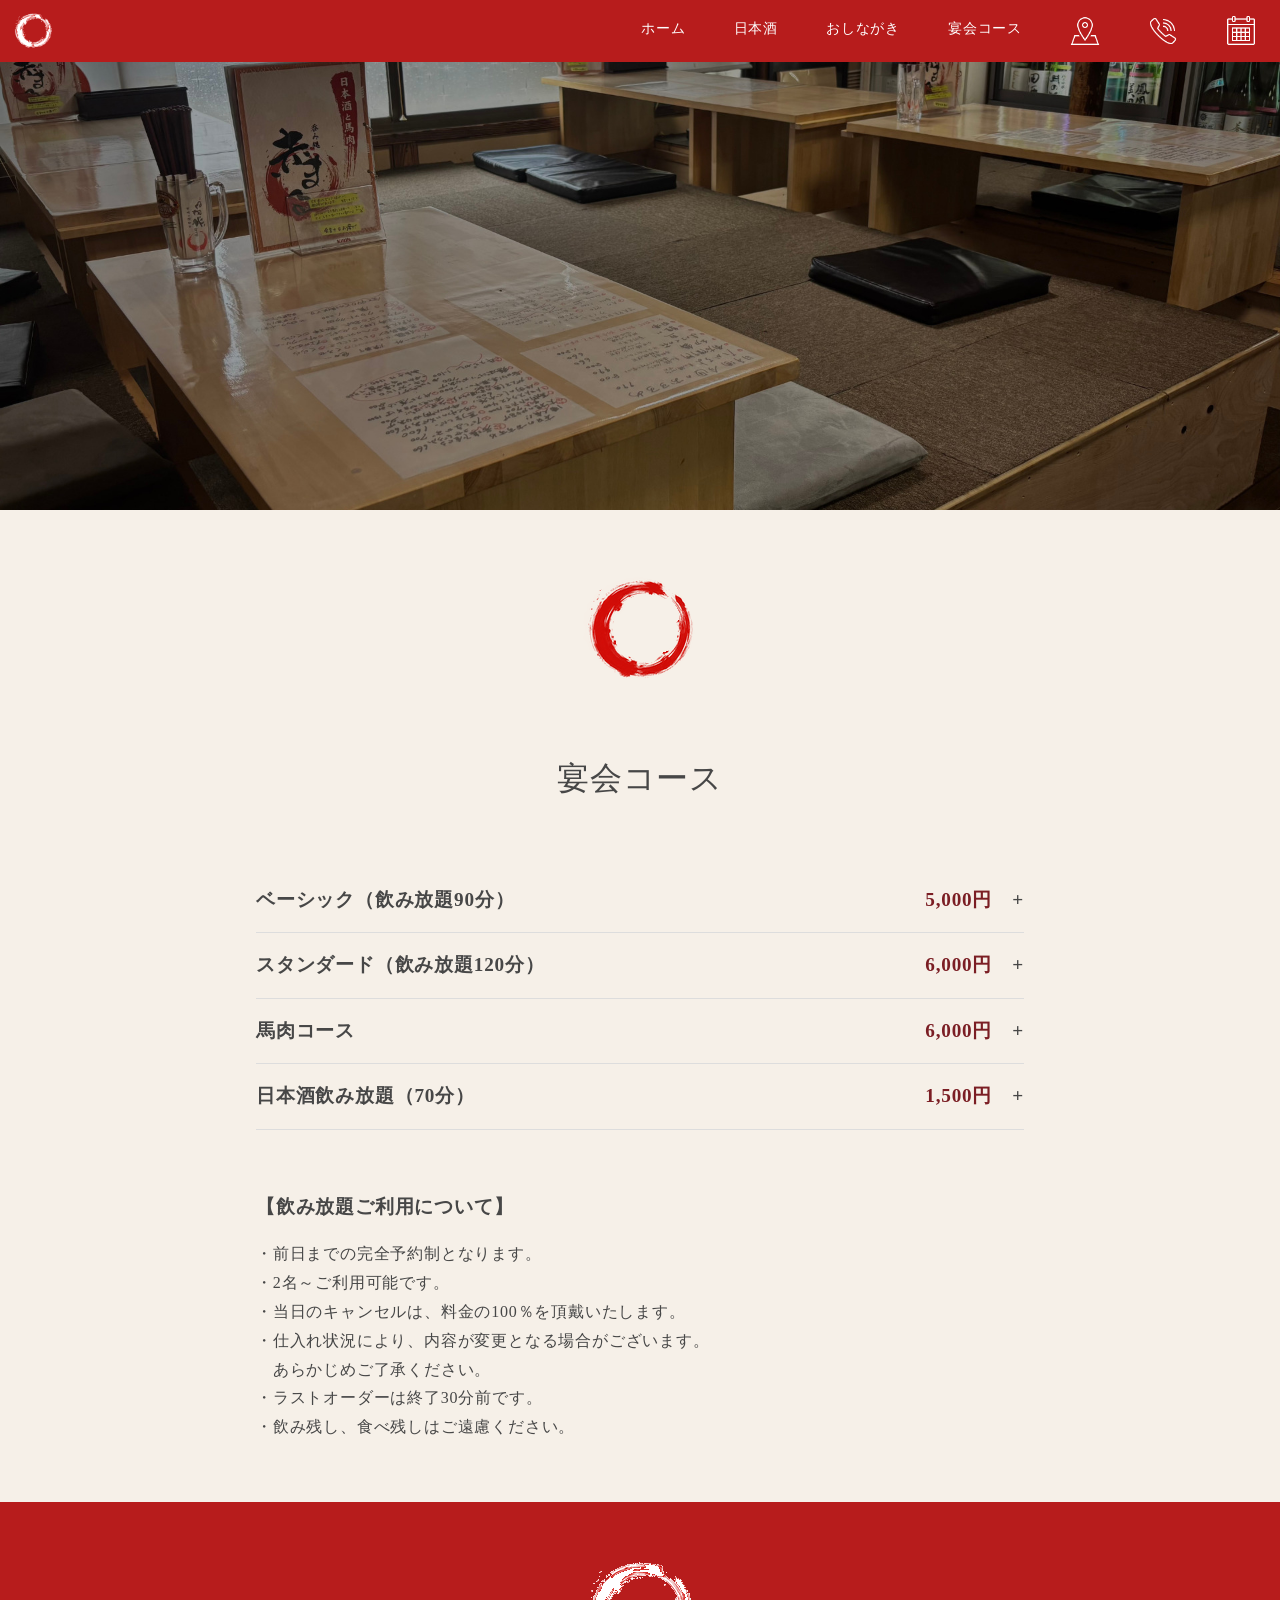
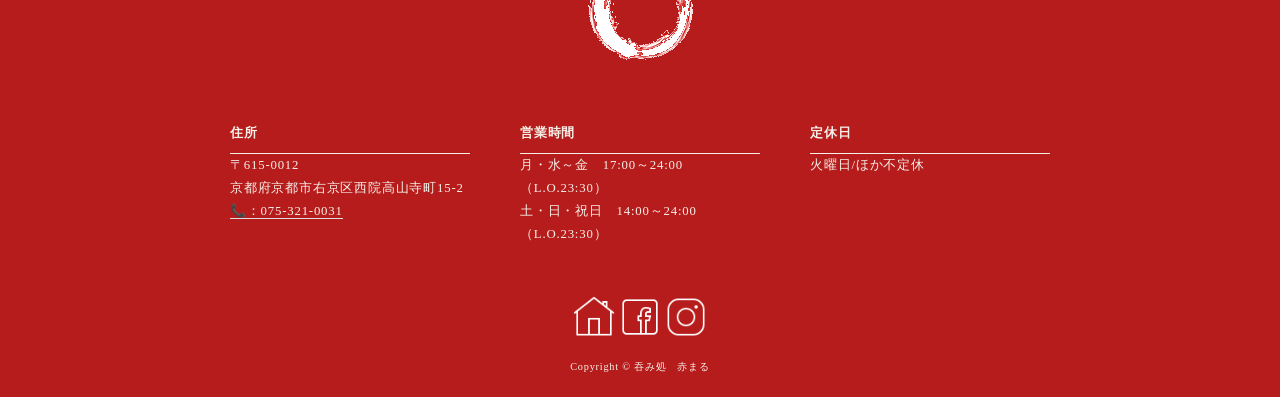
<file: party.html>
<!DOCTYPE html>
<html lang="ja">
<head>
<meta charset="UTF-8" >
<meta name="viewport" content="width=device-width, initial-scale=1.0">
<title>呑み処　赤まる　京都西院居酒屋</title>
<link rel="icon" href="images/icon.png">
<link rel="stylesheet" href="reset.css">
<link rel="stylesheet" href="style.css">
<link rel="stylesheet" href="mobile.css">
</head>
<body>
<header>
 <div class="headerWrap">
    <h1 class="logo">
        <a href="index.html"><img src="images/icon3.png" alt="logo"></a>
    </h1>
        <nav class="gNav">
            <ul class="headerNav">
                <li><a href="index.html#home">
                    <span class="navText">ホーム</span>
                    <img class="homeIcon" src="images/icon_home.png" alt="ホーム">
                </a></li>
                <li><a href="sake.html">
                    <span class="navText">日本酒</span>
                    <img class="navIcon" src="images/icon_sake.png" alt="日本酒">
                </a></li>
                <li><a href="drink.html">
                    <span class="navText">おしながき</span>
                    <img class="navIcon" src="images/icon_menu.png" alt="おしながき">
                </a></li>
                <li><a href="party.html">
                    <span class="navText">宴会コース</span>
                    <img class="navIcon" src="images/icon_party.png" alt="宴会コース">
                </a></li>
                <li><a href="index.html#access"><img src="images/icon_address.png" alt="マップアイコン"></a></li>
                <li><a href="tel:0753210031"><img src="images/icon_phone.png" alt="電話アイコン"></a></li>
                <li><a href="https://r.gnavi.co.jp/agg4ncz30000/" target="_blank" rel="noopener noreferrer"><img src="images/icon_carender.png" alt="カレンダーアイコン"></a></li>
            </ul>
        </nav>
 </div>
</header>

<main>
<section class="subhero partyhero">
</section>

<img src="images/icon.png" alt="赤丸マーク">

<section class="menu">
    <h2 class="sectionTitle">宴会コース</h2>

    <div class="partymenu">

        <details>
            <summary>ベーシック（飲み放題90分）<span class="price">5,000円</span></summary>
            <ul>
                <li>枝豆</li>
                <li>赤まるサラダ</li>
                <li>大根のから揚げ</li>
                <li>厚切りベーコン</li>
                <li>岩塩で食べる地どうふ</li>
                <li>大きなヒレカツ</li>
                <li>刺身の盛り合わせ</li>
            </ul>

        </details>

        <details>
            <summary>スタンダード（飲み放題120分）<span class="price">6,000円</span></summary>
            <ul>
                <li>枝豆</li>
                <li>赤まるサラダ</li>
                <li>鶏のから揚げ</li>
                <li>ハーブウインナー</li>
                <li>岩塩で食べる地どうふ</li>
                <li>ポテトフライ</li>
                <li>馬刺しの盛り合わせ</li>
            </ul>
        </details>

        <details>
            <summary>馬肉コース　<span class="price">6,000円</span></summary>
            <ul>
                <li>赤まるサラダ</li>
                <li>岩塩で食べる地豆腐</li>
                <li>馬スジの煮込み</li>
                <li>大根のから揚げ</li>
                <li>馬刺しの盛り合わせ</li>
                <li>馬焼肉盛り合わせ</li>
                <li>※＋1,500円で、飲み放題90分の追加が可能です。</li>
            </ul>
        </details>


        <details>
            <summary>日本酒飲み放題（70分）　<span class="price partyprice">1,500円</span></summary>
            <ul>
                <li>・1名～ご利用可能</li>
                <li>・月、水、木のみ</li>
                <li>・17：00～20：00まで開催（ご予約最終受付時間19：30）</li>
                <li>・飲み放題70分、お席90分</li>
                <li>・銘柄は当店より指定</li>
                <li>・新政はお一人様1杯まで</li>
                <li>※他コースとの併用は不可</li>
                <li></li>
                <li></li>
            </ul>
        </details>
    </div>
</section>
<section class="partyatention">
     <div class="atention">
        <ul>
            <p>【飲み放題ご利用について】</p>
            <li>・前日までの完全予約制となります。</li>
            <li>・2名～ご利用可能です。</li>
            <li>・当日のキャンセルは、料金の100％を頂戴いたします。</li>
            <li>・仕入れ状況により、内容が変更となる場合がございます。<br>　あらかじめご了承ください。</li>
            <li>・ラストオーダーは終了30分前です。</li>
            <li>・飲み残し、食べ残しはご遠慮ください。</li>
            <p></p>
        </ul>
    </div>
</section>
</main>

<footer>
    <div class="innerWrap">
    <p>
        <a href="index.html"><img src="images/icon3.png" alt="logo"></a>
    </p>
    <div class="footerInfo">
        <dl>
        <dt>住所</dt>
        <dd>
            〒615-0012<br>
            京都府京都市右京区西院高山寺町15-2<br>
            <a href="tel:0753210031"  class="tel-link">
                📞：075-321-0031
            </a>
        </dd>
        </dl>

        <dl>
        <dt>営業時間</dt>
        <dd>
             月・水～金　17:00～24:00（L.O.23:30）<br>
             土・日・祝日　14:00～24:00（L.O.23:30）
        </dd>
        </dl>

        <dl>
        <dt>定休日</dt>
        <dd>
            火曜日/ほか不定休
        </dd>
        </dl>
    </div>
    <div class="snsIcon">
        <p>
            <a href="index.html">
                <img src="images/icon_home.png" alt="ホーム">
            </a>
            <a href="https://www.facebook.com/p/%E5%91%91%E3%81%BF%E5%87%A6-%E8%B5%A4%E3%81%BE%E3%82%8B-100063479562793/" target="_blank" rel="noopener noreferrer" >
                <img src="images/icon_fb.png" alt="facebook">
            </a>
            <a href="https://www.instagram.com/koma341015/" target="_blank" rel="noopener noreferrer" >
                <img src="images/icon_ig.png" alt="instagram">
            </a>
        </p>
        </div>
        <small>Copyright © 吞み処　赤まる</small>
    </div>

</footer>

</body>

</html>
</file>
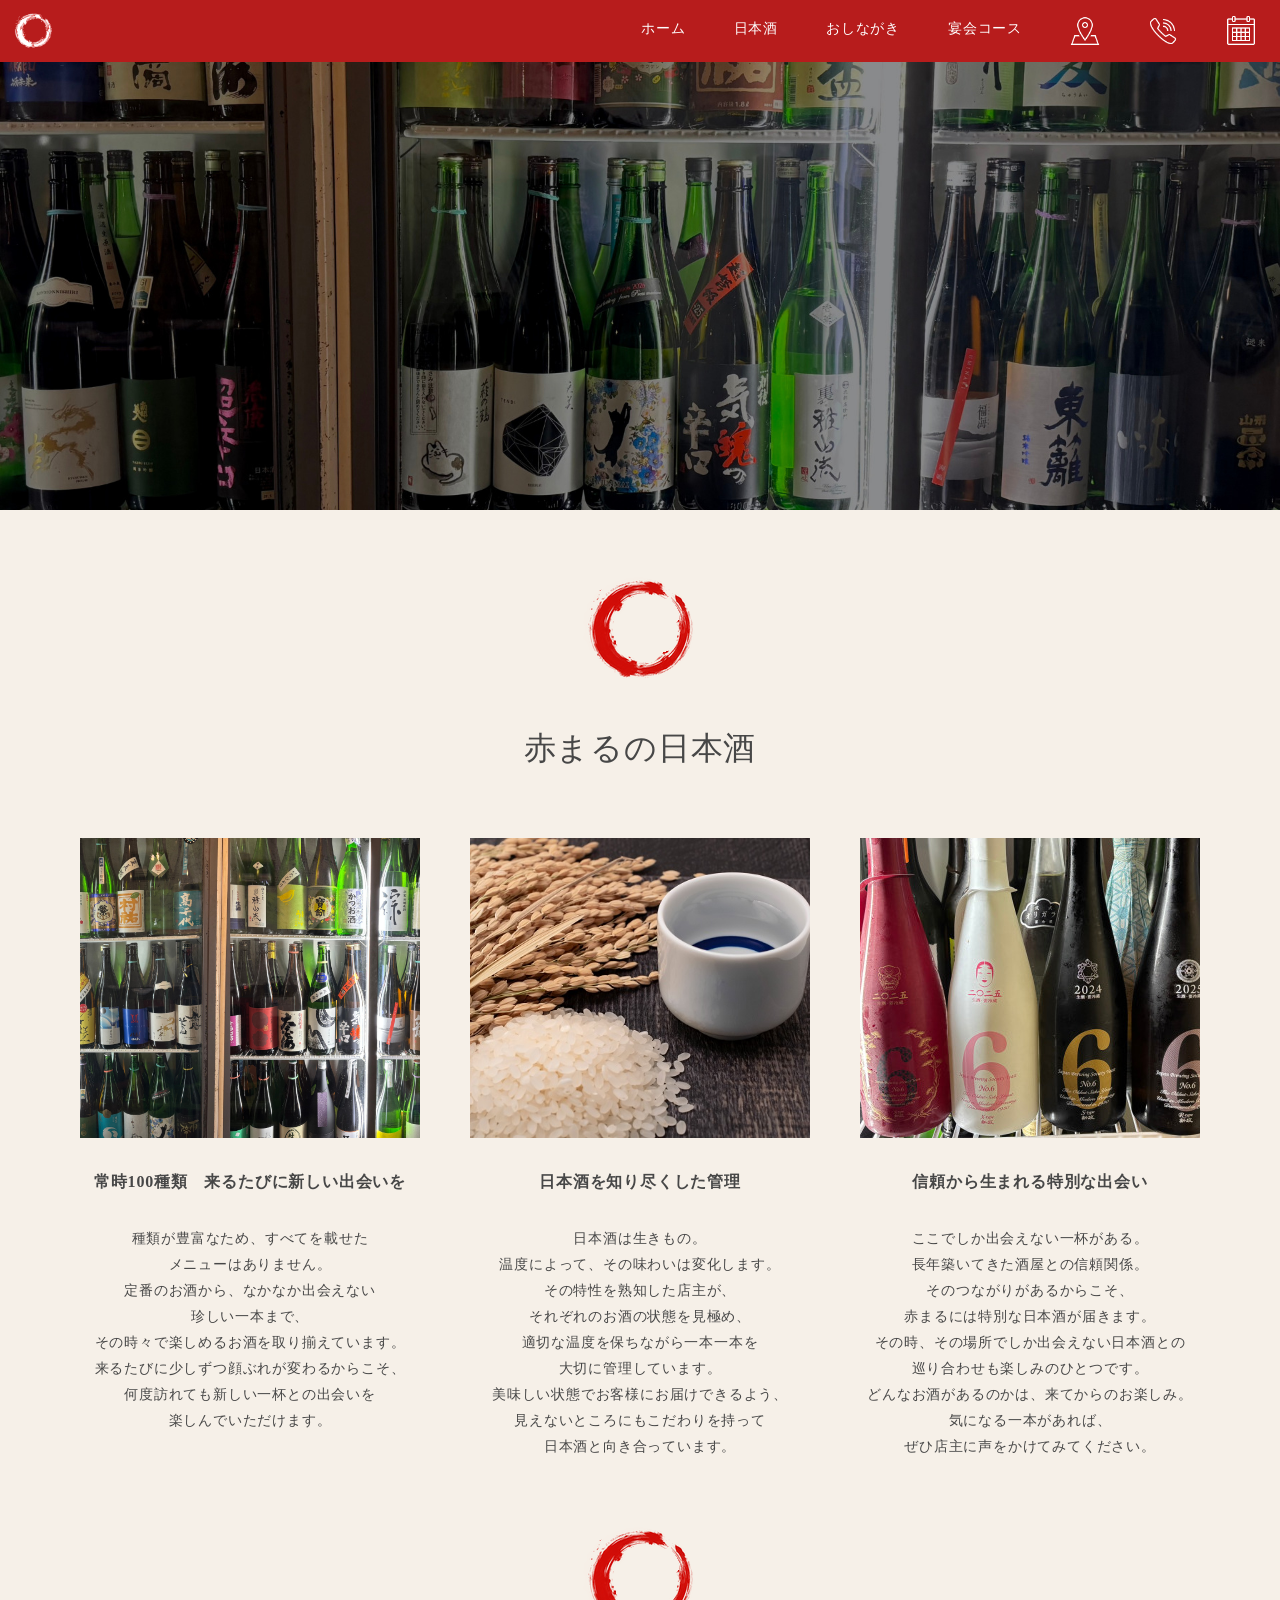
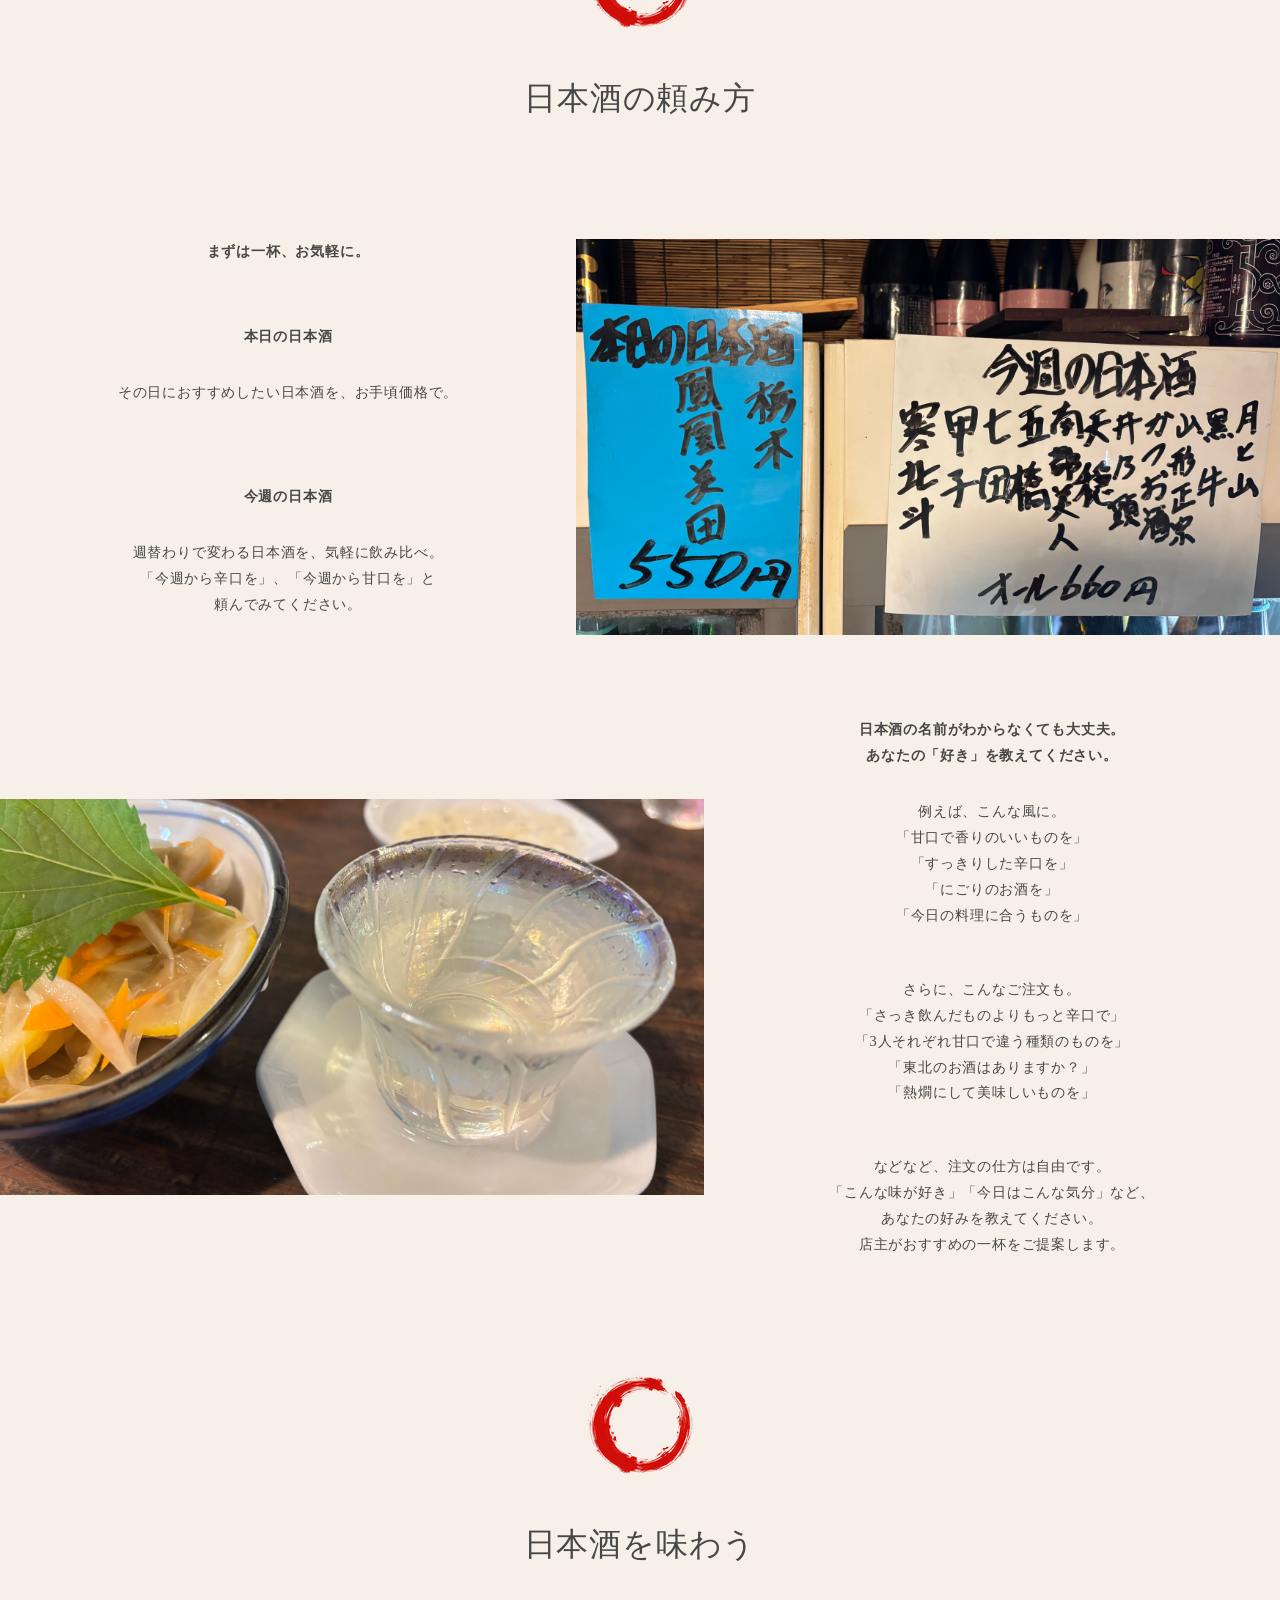
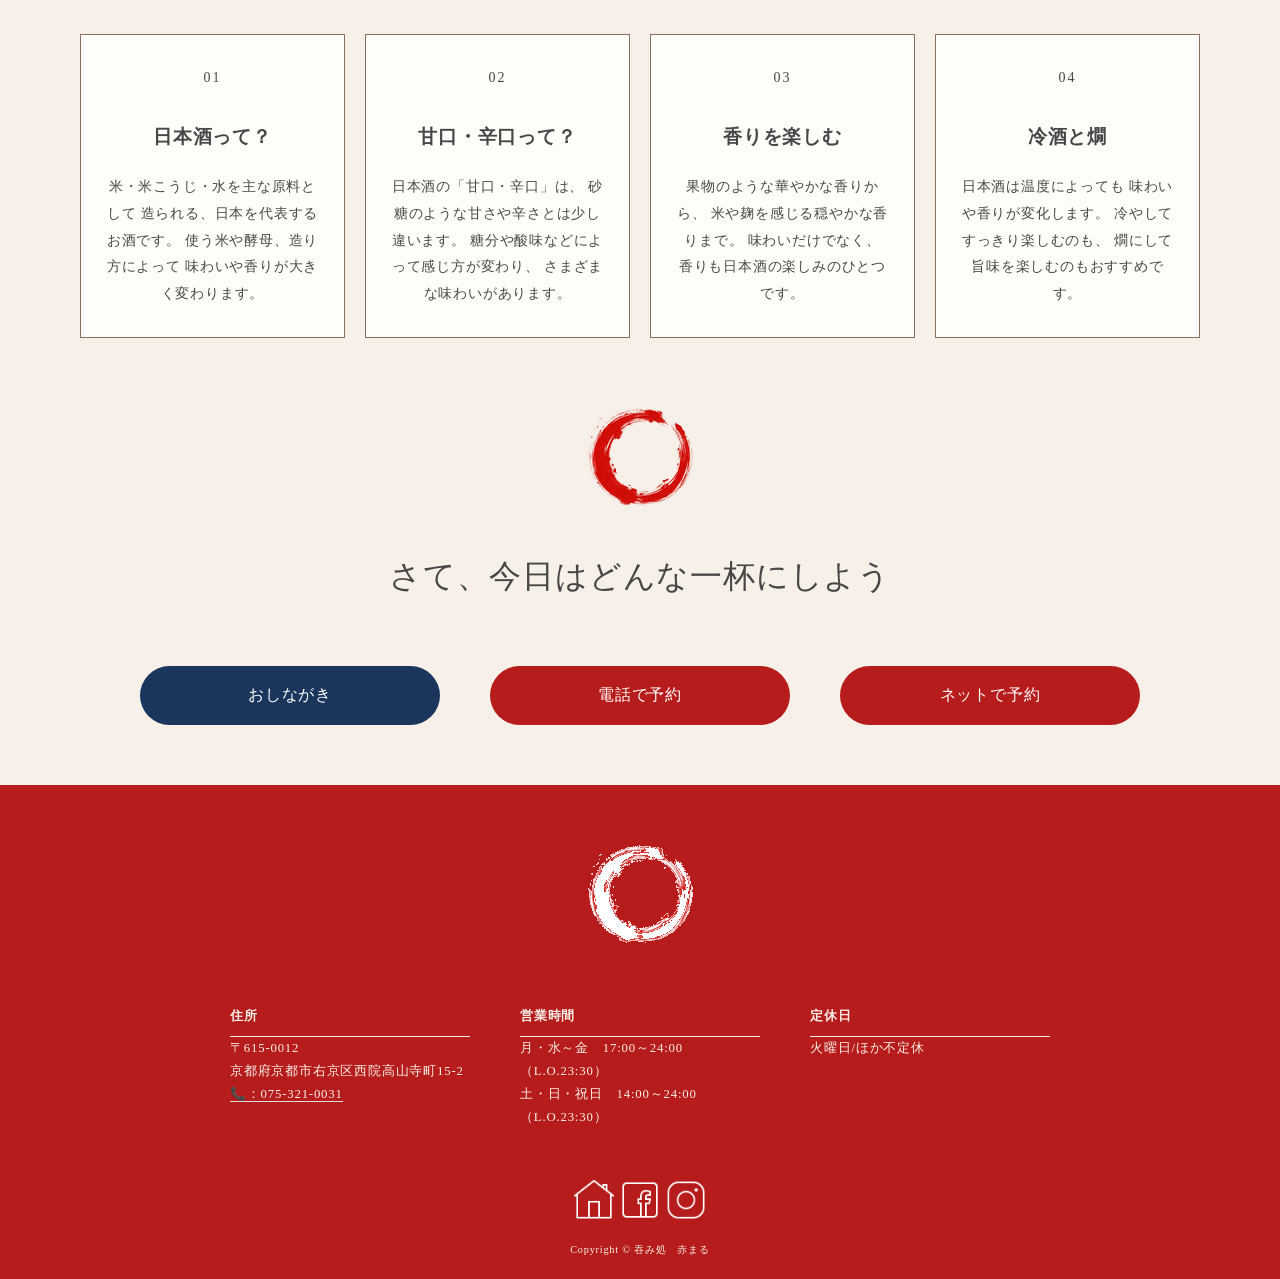
<file: sake.html>
<!DOCTYPE html>
<html lang="ja">
<head>
<meta charset="UTF-8" >
<meta name="viewport" content="width=device-width, initial-scale=1.0">
<title>呑み処　赤まる　京都西院居酒屋</title>
<link rel="icon" href="images/icon.png">
<link rel="stylesheet" href="reset.css">
<link rel="stylesheet" href="style.css">
<link rel="stylesheet" href="mobile.css">

</head>

<body>
<header>
 <div class="headerWrap">
    <h1 class="logo">
        <a href="index.html"><img src="images/icon3.png" alt="logo"></a>
    </h1>
        <nav class="gNav">
             <ul class="headerNav">
                <li><a href="index.html#home">
                    <span class="navText">ホーム</span>
                    <img class="homeIcon" src="images/icon_home.png" alt="ホーム">
                </a></li>
                <li><a href="sake.html">
                    <span class="navText">日本酒</span>
                    <img class="navIcon" src="images/icon_sake.png" alt="日本酒">
                </a></li>
                <li><a href="drink.html">
                    <span class="navText">おしながき</span>
                    <img class="navIcon" src="images/icon_menu.png" alt="おしながき">
                </a></li>
                <li><a href="party.html">
                    <span class="navText">宴会コース</span>
                    <img class="navIcon" src="images/icon_party.png" alt="宴会コース">
                </a></li>
                <li><a href="index.html#access"><img src="images/icon_address.png" alt="マップアイコン"></a></li>
                <li><a href="tel:0753210031"><img src="images/icon_phone.png" alt="電話アイコン"></a></li>
                <li><a href="https://r.gnavi.co.jp/agg4ncz30000/" target="_blank" rel="noopener noreferrer"><img src="images/icon_carender.png" alt="カレンダーアイコン"></a></li>
            </ul>
        </nav>
 </div>

</header>
<main>
<section class="subhero sakehero">

</section>

<img src="images/icon.png" alt="赤丸マーク">

 <section class="akamaruSake">
    <div class="innerWrap">
        <h2 class="sectionTitle">赤まるの日本酒</h2>
        <div class="sakeWrap">
        <article class="akamaruCard">
            <img src="images/sake301.jpg" alt="日本酒が並んでる写真">
            <h3>常時100種類　来るたびに新しい出会いを</h3>
            <div class="sakeText">
            <p>
                種類が豊富なため、すべてを載せた<br>
                メニューはありません。<br>
                定番のお酒から、なかなか出会えない<br>
                珍しい一本まで、<br>
                その時々で楽しめるお酒を取り揃えています。<br>
                来るたびに少しずつ顔ぶれが変わるからこそ、<br>
                何度訪れても新しい一杯との出会いを<br>
                楽しんでいただけます。
            </p>
            </div>

        </article>

        <article class="akamaruCard">
            <img src="images/sake302.jpg" alt="お米の写真">
            <h3>日本酒を知り尽くした管理</h3>
            <div class="sakeText">
            <p>
                日本酒は生きもの。<br>
                温度によって、その味わいは変化します。<br>
                その特性を熟知した店主が、<br>
                それぞれのお酒の状態を見極め、<br>
                適切な温度を保ちながら一本一本を<br>
                大切に管理しています。<br>
                美味しい状態でお客様にお届けできるよう、<br>
                見えないところにもこだわりを持って<br>
                日本酒と向き合っています。
            </p>
            </div>

            </article>

        <article class="akamaruCard">
            <img src="images/sake303.jpg" alt="日本酒ナンバーシックスの写真">
            <h3>信頼から生まれる特別な出会い</h3>
            <div class="sakeText">
            <p>
                ここでしか出会えない一杯がある。<br>
                長年築いてきた酒屋との信頼関係。<br>
                そのつながりがあるからこそ、<br>
                赤まるには特別な日本酒が届きます。<br>
                その時、その場所でしか出会えない日本酒との<br>
                巡り合わせも楽しみのひとつです。<br>
                どんなお酒があるのかは、来てからのお楽しみ。<br>
                気になる一本があれば、<br>
                ぜひ店主に声をかけてみてください。<br>
            </p>
            </div>

        </article>
       </div>

    </div>

    </section>


<img src="images/icon.png" alt="赤丸マーク">

<section class="order">

    <h2 class="sectionTitle">日本酒の頼み方</h2>
    <div class="orderItem reverseMobile">

        <article class="orderText">
            <h3>まずは一杯、お気軽に。</h3>

            <h3>本日の日本酒</h3>
            <p>
                その日におすすめしたい日本酒を、お手頃価格で。
            </p>

            <h3>今週の日本酒</h3>

            <p>
                週替わりで変わる日本酒を、気軽に飲み比べ。<br>
                「今週から辛口を」、「今週から甘口を」と<br>
                頼んでみてください。
            </p>
        </article>

        <article class="orderImg">
            <img src="images/saketoday.jpg" alt="日本酒メニューの写真">
        </article>
    </div>

    <div class="orderItem">

        <article class="orderImg">
            <img src="images/sake.jpg" alt="日本酒の写真">
        </article>

        <article class="orderText">
           <h3>
            日本酒の名前がわからなくても大丈夫。<br>
            あなたの「好き」を教えてください。
        </h3>

        <p>
            例えば、こんな風に。<br>
            「甘口で香りのいいものを」<br>
            「すっきりした辛口を」<br>
            「にごりのお酒を」<br>
            「今日の料理に合うものを」<br>
        </p>
        <p>
            さらに、こんなご注文も。<br>
            「さっき飲んだものよりもっと辛口で」<br>
            「3人それぞれ甘口で違う種類のものを」<br>
            「東北のお酒はありますか？」<br>
            「熱燗にして美味しいものを」<br>
        </p>

        <p>
            などなど、注文の仕方は自由です。<br>
            「こんな味が好き」「今日はこんな気分」など、<br>
            あなたの好みを教えてください。<br>
            店主がおすすめの一杯をご提案します。
        </p>

        </article>

    </div>
</section>

<img src="images/icon.png" alt="赤丸マーク">

<section>
    <div class="innerWrap">
    <h2 class="sectionTitle">日本酒を味わう</h2>

    <div class="sakeCards">

        <article class="sakeCard">
            <span class="cardNumber">01</span>
            <h3>日本酒って？</h3>
            <p>
                米・米こうじ・水を主な原料として
                造られる、日本を代表するお酒です。
                使う米や酵母、造り方によって
                味わいや香りが大きく変わります。
            </p>
        </article>

        <article class="sakeCard">
            <span class="cardNumber">02</span>
            <h3>甘口・辛口って？</h3>
            <p>
                日本酒の「甘口・辛口」は、
                砂糖のような甘さや辛さとは少し違います。
                糖分や酸味などによって感じ方が変わり、
                さまざまな味わいがあります。
            </p>
        </article>

        <article class="sakeCard">
            <span class="cardNumber">03</span>
            <h3>香りを楽しむ</h3>
            <p>
                果物のような華やかな香りから、
                米や麹を感じる穏やかな香りまで。
                味わいだけでなく、
                香りも日本酒の楽しみのひとつです。
            </p>
        </article>

        <article class="sakeCard">
            <span class="cardNumber">04</span>
            <h3>冷酒と燗</h3>
            <p>
                日本酒は温度によっても
                味わいや香りが変化します。
                冷やしてすっきり楽しむのも、
                燗にして旨味を楽しむのもおすすめです。
            </p>
        </article>
    </div>

    </div>
</section>

<img src="images/icon.png" alt="赤丸マーク">

<section>
    <div class="innerWrap">
    <h2 class="sectionTitle">さて、今日はどんな一杯にしよう</h2>

    <div class="bookingBtn">

        <a href="drink.html" class="btn">
            おしながき
        </a>

        <a href="tel:0753210031" class="btn btnReserve">
            電話で予約
        </a>

        <a href="https://r.gnavi.co.jp/agg4ncz30000/" target="_blank" rel="noopener noreferrer" class="btn btnReserve">
            ネットで予約
        </a>
    </div>
    </div>
</section>

</main>

<footer>
    <div class="innerWrap">
    <p>
        <a href="index.html"><img src="images/icon3.png" alt="logo"></a>
    </p>
    <div class="footerInfo">
        <dl>
        <dt>住所</dt>
        <dd>
            〒615-0012<br>
            京都府京都市右京区西院高山寺町15-2<br>
            <a href="tel:0753210031"  class="tel-link">
                📞：075-321-0031
            </a>
        </dd>
        </dl>

        <dl>
        <dt>営業時間</dt>
        <dd>
             月・水～金　17:00～24:00（L.O.23:30）<br>
             土・日・祝日　14:00～24:00（L.O.23:30）
        </dd>
        </dl>

        <dl>
        <dt>定休日</dt>
        <dd>
            火曜日/ほか不定休
        </dd>
        </dl>
    </div>

    <div class="snsIcon">
        <p>
            <a href="index.html">
                <img src="images/icon_home.png" alt="ホーム">
            </a>
            <a href="https://www.facebook.com/p/%E5%91%91%E3%81%BF%E5%87%A6-%E8%B5%A4%E3%81%BE%E3%82%8B-100063479562793/" target="_blank" rel="noopener noreferrer" >
                <img src="images/icon_fb.png" alt="facebook">
            </a>
            <a href="https://www.instagram.com/koma341015/" target="_blank" rel="noopener noreferrer" >
                <img src="images/icon_ig.png" alt="instagram">
            </a>
        </p>
        </div>
    <small>Copyright © 吞み処　赤まる</small>

    </div>
</footer>
</body>



</html>
</file>
<file: style.css>
body{
    min-height: 100vh;
    flex-direction: column;
    font-family:"Zen Old Mincho", serif;
    font-size:16px;
    line-height:1.8;
    letter-spacing: 0.05rem;
    color:#474747;
    background-color:#F6F0E8;
    text-align: center;
}
main{
    padding-top: 60px;
}
section{
    margin-bottom: 60px;
}
.innerWrap{
    max-width: 1200px;
    margin: 0 auto;
    padding: 0 40px;
}


/*----------------*/

header{
    position: fixed;
    top: 0;
    left: 0;
    width: 100%;
    z-index: 100;
    background-color:#B71C1C;
    backdrop-filter: blur(4px);
    color: #fff;
}
.headerWrap{
    display: flex;
    justify-content:space-between;
    align-items:center;
}
header h1 img{
    display: flex;
    text-align: left;
    height: 42px;
    margin-left: 12px ;
}

header nav ul{
    display:flex;
    justify-content: flex-end;
}
header nav li{
    font-size: 0.9rem;
    color:#fff;
    padding: 16px 24px;
}
header nav li img{
    height: 30px;
}
header nav a:hover{
    text-decoration: underline solid #fff;
}

.navIcon,
.homeIcon{
    display: none;
}
/*----------------*/

.hero{
    background-image: url(images/hero.jpg);
    background-repeat: no-repeat;
    background-size: cover;
    background-position: center;
    height: 100vh;
    display: flex;
    justify-content: center;
    align-items: center;
}

.heroLogo {
    width: 70%;
}
.heroLogo img{
    width: 100%;
    height: auto;
}


.menuBtn,
.bookingBtn,
.sakeBtn{
    display: flex;
    gap: 50px;
    justify-content: center;
}

.btn{
    width: 300px;
    text-align: center;
    background:#1A365D;
    color:#fff;
    padding:15px 35px;
    border-radius:50px;
    transition:.3s;
}
.btn:hover{
    background:#F6F0E8;
    color: #1A365D;
    border: #1A365D solid 2px;
}
/* 予約ボタンだけ */
.btnReserve{
    background:#B71C1C;
    color: #fff;
}

.btnReserve:hover{
    background:#F6F0E8;
    color: #B71C1C;
    border: #B71C1C solid 2px;
}

.sectionTitle{
    font-size: 2rem;
    text-align: center;
    padding-top: 30px;
    margin-bottom: 60px;
}

/*------------sake-----------*/

.sakeItem {
    display: flex;
    flex: 1;
    gap: 50px;
}
.sakeItem img{
    width: 100%;
    max-height: 400px;
}
.sakeItem article p{
    padding-top: 50px;
    margin-bottom: 60px;
}


/*------------menu-----------*/



/*------------photogallery-----------*/

.slider{
    width: 100%;
}
.bx-wrapper {
    width: 100%;
    height: 450px;
    margin: 0 auto;
    display: flex;
    align-items: center;
}
.slider img {
    width: 100%;
    height: 400px;
    object-fit: contain;
    display: block;
}

/*------------access-----------*/

.accessItem{
    display: flex;
    flex: 1;
    justify-content: center;
    gap: 50px;
    text-align: left;
}

.tel-link {
    border-bottom: 1px solid #ddd;
}
.tel-link:hover{
    border-bottom: 1px solid #1A365D;
    color: #1A365D;
}
.pdf{
    color: #B71C1C;

}
.pdf:hover{
    border-bottom: 1px solid #B71C1C;
}
.storeInfo dt {
    font-weight: bold;
    padding-bottom: 8px;
    border-bottom: 1px solid #ddd;
}
.storeInfo dd {
    padding: 15px 0 20px;
}
.storeInfo dd p:last-child {
    margin-bottom: 0;
}
.storeInfo .note {
    font-size: 0.9rem;
}



/*------------footer-----------*/

footer{
    display: block;
    background-color: #B71C1C;
    color: #F6F0E8;
    font-size: 0.8rem;
    padding: 50px 0 20px 0 ;
}
.footerInfo{
    display: flex;
    justify-content: center;
    gap: 50px;
    margin: 50px 0;
}
.footerInfo dl{
    text-align: left;
    width: 240px;
}
.footerInfo dt {
    font-weight: bold;
    padding-bottom: 8px;
    border-bottom: 1px solid ;
}
.snsIcon p img{
    height: 42px;
    padding: 0;
}
small{
    display: block;
    padding-top: 20px;
}


/*以下下層ページ*/

/*各Heroについて*/

.subhero{
    background-repeat: no-repeat;
    background-size: cover;
    background-position: center;
    height: 50vh;
    text-align: center;
}

.drinkhero{
    background-image: url(images/drinkhero.jpg);
}
.partyhero{
    background-image: url(images/partyhero.jpg);
}
.sakehero{
    background-image: url(images/sakehero.jpg);
}

/*----------sake------------*/

.sakeWrap{
    display: flex;
    gap: 50px;
}
.akamaruCard{
    flex:1;
    margin: 0 auto;
}
.akamaruCard img{
    width:100%;
    height:300px;
    object-fit:cover;
    display:block;
}
h3{
    font-weight: bold;
    text-align:center;
    margin: 30px 0;
}

.orderItem {
    display: flex;
    width: 100%;
}
.orderText{
    width: 45%;
}
.orderImg {
    width: 55%;
}
.sakeText,
.orderText {
    display: flex;
    flex: 1;
    font-size: 0.9rem;
    flex-direction: column;
    justify-content: center;
    align-items: center;
    box-sizing: border-box;
    text-align: center;
}

.orderText p {
    margin-bottom: 2rem;
}

.orderImg img {
    width: 100%;
    height: 100%;
    min-height: 500px;
    object-fit: contain;
}

.orderText p {
    padding-bottom: 1rem;
}


/* ----日本酒とは---- */
.sakeCards {
    display: grid;
    grid-template-columns: repeat(4, 1fr);
    gap: 20px;
    max-width: 1200px;
    margin: 0 auto;
}

.sakeCard {
    padding: 30px 25px;
    border: 1px solid #8b6f5a;
    background-color: #fffdf9;
}

.cardNumber {
    display: block;
    margin-bottom: 15px;
    font-size: 14px;
    letter-spacing: 2px;
}

.sakeCard h3 {
    margin-bottom: 20px;
    font-size: 1.2rem;
}

.sakeCard p {
    line-height: 1.9;
    font-size: 14px;
}



/*----------drink-----------*/


.menuWrap{
    display: flex;
    gap: 50px;
}
.menuCard{
    flex:1;
    margin: 0 auto;
}
.menuCard img{
    width:100%;
    height:240px;
    object-fit:cover;
    display:block;
}
.moreBtn {
    text-align: center;
    margin-top: 30px;
}

.moreBtn button {
    border-bottom: 1px solid #474747;
    color: #474747;
    font-size: 0.9rem;
    padding: 5px 1rem;
    transition:.3s;
}
.moreBtn button:hover{
    border-bottom: 1px solid #B71C1C;
    color: #B71C1C;
}


/*写真一覧モーダル*/

.modal {
    display: none;
    position: fixed;
    z-index: 1000;
    inset: 0;
    background: rgba(0, 0, 0, 0.8);
    overflow-y: auto;
    padding: 50px 20px;
}

.galleryModalContent {
    position: relative;
    width: 90%;
    max-width: 1000px;
    margin: 0 auto;
    background: #F6F0E8;
    padding: 50px 40px;
}


/* 閉じるボタン */

.closeBtn {
    position: absolute;
    top: 10px;
    right: 20px;
    background: none;
    border: none;
    color: #1A365D;
    font-size: 35px;
    cursor: pointer;
}


/* 写真一覧 */

.galleryGrid {
    display: grid;
    grid-template-columns: repeat(3, 1fr);
    gap: 10px;
}
.galleryItem {
    margin: 0;
    cursor: pointer;
}
.galleryItem img {
    display: block;
    width: 100%;
    aspect-ratio: 1 / 1;
    object-fit: cover;
    transition: opacity 0.3s;
}

.galleryItem:hover img {
    opacity: 0.8;
}
.galleryItem figcaption {
    margin-bottom: 10px;
    text-align: center;
    font-size: 0.9rem;
}


/* =========================
   写真拡大モーダル
======================== */


.photoModal {
    display: none;

    position: fixed;

    z-index: 2000;

    inset: 0;

    background: rgba(0, 0, 0, 0.9);

    align-items: center;
    justify-content: center;

    flex-direction: column;

    padding: 30px;
}


.photoModal img {
    display: block;

    max-width: 90%;
    max-height: 80vh;

    object-fit: contain;
}


.photoModal p {
    color: white;

    margin-top: 15px;

    text-align: center;
}


/* 拡大写真の閉じるボタン*/

.photoCloseBtn {
    position: absolute;

    top: 20px;
    right: 30px;

    background: none;
    border: none;

    color: white;

    font-size: 40px;

    cursor: pointer;
}



/*-----menu-----*/

.menu{
    display: block;
    width:60%;
    max-width:900px;
    margin: 0px auto 60px auto ;
    padding-top: 30px;
    text-align: left;
}
.menu ul {
    width: 80%;
    margin: 0 auto;
}
.menu ul li{
    display: flex;
    line-height: 2.5;
}
.name{
    display:flex;
    align-items:center;
    flex:1;
}
.name::after{
    content:"";
    flex:1;
    border-bottom:1px dotted #1A365D;
    margin:0 12px;
}
.price{
    margin-left: auto;
    margin-right: 20px;
    white-space:nowrap;
    font-weight:bold;
    color:#7B1E24;
}
.menu p,.menuPDF{
    font-size: 0.9rem;
    padding: 1rem 0;
}
.drink a{
    border-bottom: #B71C1C solid 1px;
}
.menuPDF{
    text-align: right;
}



/* タブボタン */
.tab{
    display:flex;
    justify-content:center;
    margin-bottom:40px;
}
.tabBtn{
    background:#F6F0E8;
    color:#1A365D;
    border:#1A365D solid 1px;
    padding:15px 40px;
    cursor:pointer;
}
.tabBtn.active{
    background:#1A365D;
    color: #fff;
}
.tabBtn:first-child{
    border-radius:30px 0 0 30px;
}
.tabBtn:last-child{
    border-radius:0 30px 30px 0;
}

/* タブ切り替え設定 */

.tabContent{
    display:none;
}
.tabContent.active{
    display:block;
}


/* アコーディオン */

details{
    border-bottom:1px solid #ddd;
    padding:15px 0;
}
summary{
    list-style: none;
    cursor:pointer;
    font-size:1.2rem;
    font-weight:bold;
}
summary::after{
    content:"+";
    float:right;
}
details[open] summary::after {
    content: "−";
}
details ul{
    margin-top:15px;
    padding-left:20px;
}

/*--------------party------------*/

.partymenu summary {
    display: flex;
}


.atention{
    width: 60%;
    margin: 0 auto;
}
.atention p{
    text-align: left;
    font-size: 1.2rem;
    font-weight:bold;
    margin-bottom: 1rem;
}
.atention ul li{
    text-align: left;
}
</file>
<file: mobile.css>
/* -----スマホ用----- */
@media screen and (max-width:768px){



header nav li {
    font-size: 0.7rem;
    padding: 12px 10px;
}
.homeIcon{
    display: none;
}
.navText {
    display: none;
}

.logo img{
    height: 32px;
}

.navIcon{
    display: block;
}



.hero{
    height: 70vh;
}
.heroLogo {
    width: 100%;
}


/* ---------------------- */

html,
body {
    width: 100%;
    overflow-x: hidden;
    font-size: 0.9rem;
    line-height: 1.7;
}
main{
    padding-top: 0px;
}

.menuBtn,
.bookingBtn,
.sakeBtn{
    display: flex;
    flex-direction: column;
    align-items: center;
    gap: 20px;
}


.sectionTitle{
    font-size: 1.5rem;
    text-align: center;
    padding-top: 30px;
    margin-bottom: 30px;
    white-space: nowrap;
}

/* ----------index------------ */


.sakeItem {
    display: block;
}

.bx-wrapper {
    width: 100%;
    height: auto;
}

.slider img {
    height: auto;
}


.accessItem{
    display: block;
}
.maps iframe{
    width: 300px;
    height: 200px;
    margin-bottom: 20px;
}
.storeInfo dt {
    font-weight: bold;
    padding-top: 0.9rem;
    border-bottom: 1px solid #ddd;
}

.storeInfo .note {
    font-size: 0.6rem;

}


.footerInfo{
    display: block;
}
.footerInfo dl{
    margin-bottom: 1rem;
    width: 100%;
}
.snsIcon p img{
    height: 32px;
    width: auto;
    padding: 0 12px;
}

/* ----------sake------------ */


.sakeWrap{
    display: block;
}

.akamaruCard{
    width: 100%;
}
.akamaruCard img{
    width: 100%;
    height: 250px;
}
h3{
    font-size: 1rem;
    margin: 1rem 0;
}
.sakeText,
.orderText,
.orderImg {
    width: 100%;
    justify-content: center;
    margin-bottom: 60px;
}


.orderItem {
    display: flex;
    flex-direction: column;
}

.orderImg img {
    min-height: auto;
    height: auto;
    width: 100%;
}

/* 写真とテキスト配置替え */
.orderItem.reverseMobile .orderImg {
    order: 1;
}
.orderItem.reverseMobile .orderText {
    order: 2;
}
.orderItem:not(.reverseMobile) .orderText {
    order: 1;
}
.orderItem:not(.reverseMobile) .orderImg {
        order: 2;
}
/* ---------------------- */

.sakeCards{
    grid-template-columns: 1fr;
    gap: 15px;
}
.sakeCard{
    padding: 25px 20px;
}


/* ----------drink------------ */

.menuWrap{
    display: block;
}

.menuCard{
    width: 100%;
    margin-bottom: 50px;
}
.menuCard img{
    width: 100%;
    height: 200px;
}


/* もっと見る */

.moreBtn {
    margin-top: 25px;
}

/* 写真一覧 */

.modal {
    padding: 30px 10px;
}


 .galleryModalContent {
    width: 100%;
    padding: 50px 15px 30px;
}


.galleryGrid {
    grid-template-columns: repeat(2, 1fr);
    gap: 10px;
}

/* =========================
       拡大写真

.photoModal {
    padding: 20px;
}

.photoModal img {
    max-width: 95%;
    max-height: 80vh;
}

    .photoCloseBtn {
    top: 10px;
    right: 15px;
    font-size: 35px;
}



==========================>



/* ----------party------------ */
.menu{
    width:80%;
}
.menu ul {
    width: 90%;
    padding: 0;
}
.menu p{
    font-size: 0.8rem;
}

summary{
    font-size:1rem;
}

/*party*/

.atention{
    width: 80%;
}
.atention p{
    text-align: left;
    font-size: 1rem;
}
.atention ul li{
   font-size: 0.7rem;
}


/* ---------------------- */














}
</file>
